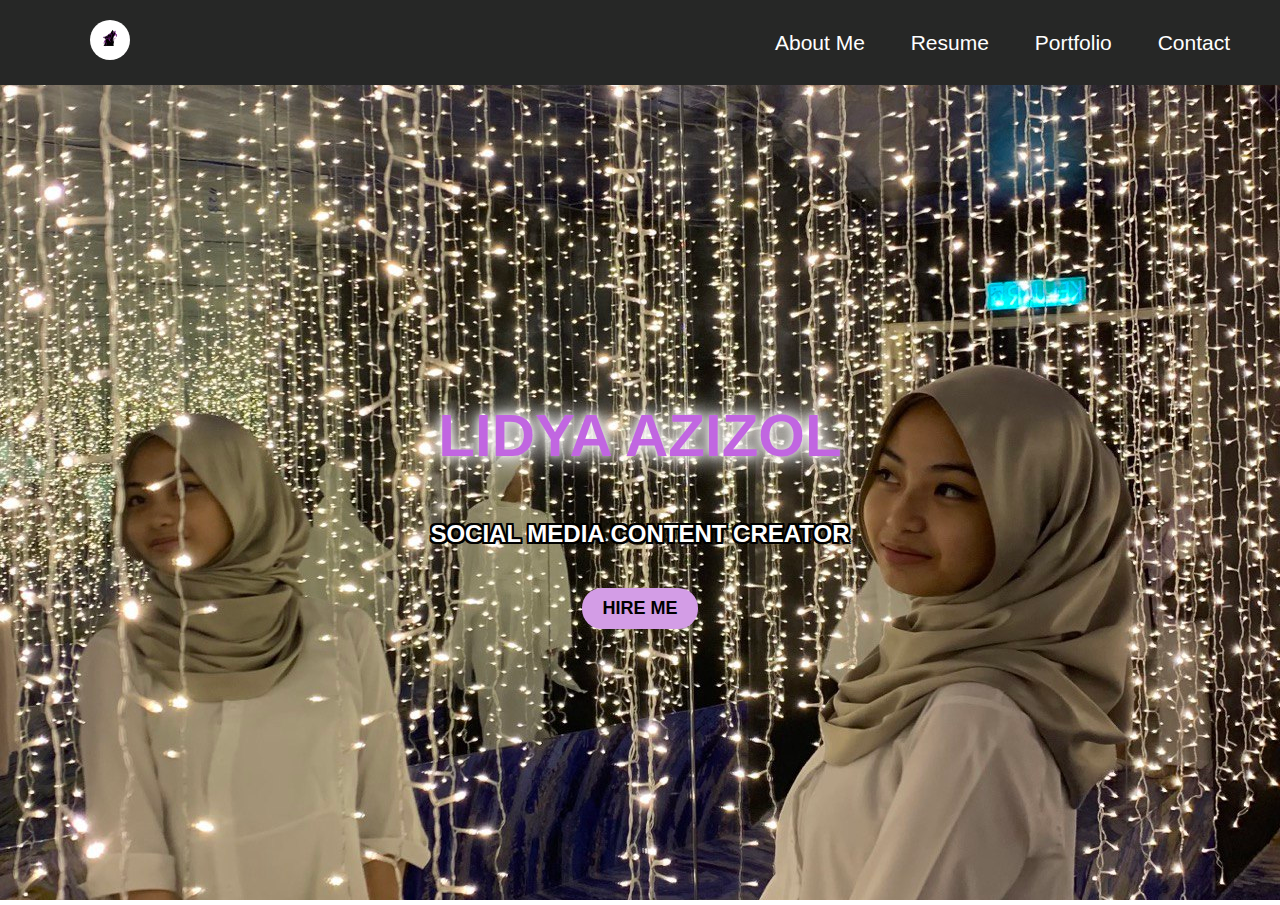
<file: index.html>
<!doctype html>
<html>
<head>
 <meta charset="UTF-8">
    <meta name="viewport" content="width=device-width, initial-scale=1.0">
<title>home.html</title>
	  <link href="css/stylesheet.css" rel="stylesheet" type="text/css">

    <nav>
        <div>
            <a href="index.html"><img src="img/wolfprincess 1.png" alt="Logo" class="logo"> </a>
        </div>
        <div>
            <a href="aboutme.html">About Me</a>
            <a href="resume.html">Resume</a>
            <a href="portfolio.html">Portfolio</a>
            <a href="contact.html">Contact</a>
        </div>
    </nav>

</head>

<body>
	<div class="wrapper">
    <div class="hero">
        <h1 class="main-title">LIDYA AZIZOL</h1>
            <h2 class="subtitle">SOCIAL MEDIA CONTENT CREATOR</h2>
		<a href="contact.html"><button class="hire-me">HIRE ME</button></a>
    </div>
	</div>
</body>
</html>
</file>
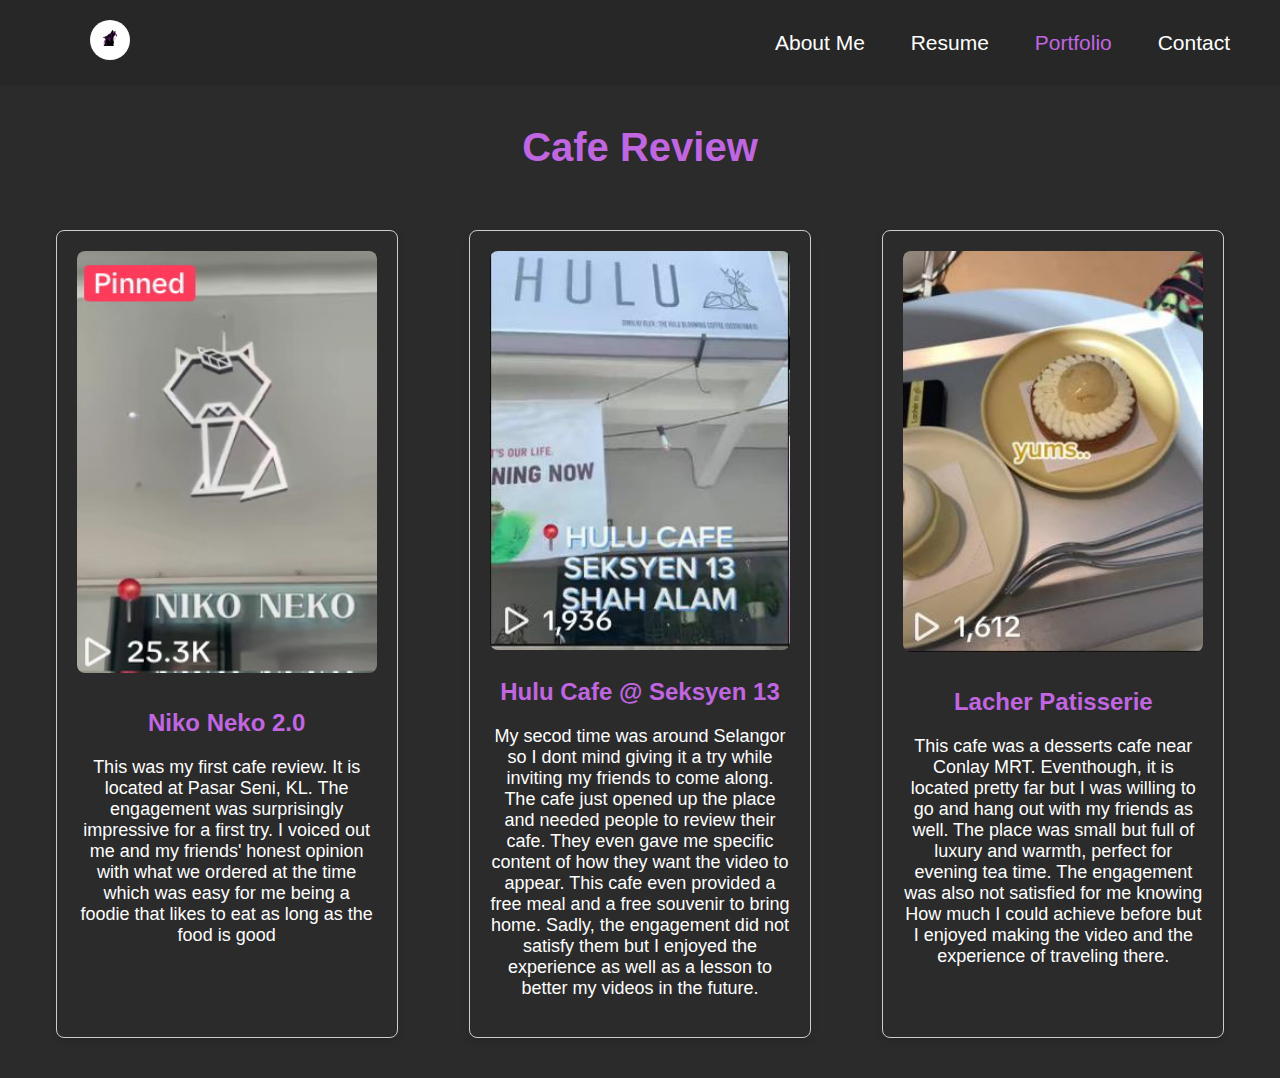
<file: cafereview.html>
<!doctype html>
<html>
<head>
<meta charset="utf-8">
	<meta name="viewport" content="width=device-width, initial-scale=1.0">
<title>cottonknot.html</title>
	<link href="css/stylesheet2.css" rel="stylesheet" type="text/css">
<nav>
        <div>
            <a href="index.html"><img src="img/wolfprincess 1.png" alt="Logo" class="logo"> </a>
        </div>
        <div>
            <a href="aboutme.html">About Me</a>
            <a href="resume.html">Resume</a>
            <a href="portfolio.html" style="color: #C166E1;">Portfolio</a>
            <a href="contact.html">Contact</a>
        </div>
</nav>
</head>

<body>
	
	<h1 class="page-title">Cafe Review</h1>
	
		<div class="card-container">	
  <div class="card">
    <img src="img/niko.PNG" alt="Placeholder Image">
	  <h4 class="card-title">Niko Neko 2.0</h4>
    <div class="description">
      <p>This was my first cafe review. It is located at Pasar Seni, KL. The engagement was surprisingly impressive for a first try. I voiced out me and my friends' honest opinion with what we ordered at the time which was easy for me being a foodie that likes to eat as long as the food is good</p>
    </div>
  </div>

  <div class="card">
	  
    <img src="img/hulu.jpg" alt="Placeholder Image">
	  <h3 class="card-title">Hulu Cafe @ Seksyen 13</h3>
    <div class="description">
      <p>My secod time was around Selangor so I dont mind giving it a try while inviting my friends to come along. The cafe just opened up the place and needed people to review their cafe. They even gave me specific content of how they want the video to appear. This cafe even provided a free meal and a free souvenir to bring home. Sadly, the engagement did not satisfy them but I enjoyed the experience as well as a lesson to better my videos in the future.</p>
    </div>
  </div>

  <div class="card">
	  
    <img src="img/lacher.jpg" alt="Placeholder Image">
	  <h4 class="card-title">Lacher Patisserie</h4>
    <div class="description">
      <p>This cafe was a desserts cafe near Conlay MRT. Eventhough, it is located pretty far but I was willing to go and hang out with my friends as well. The place was small but full of luxury and warmth, perfect for evening tea time. The engagement was also not satisfied for me knowing How much I could achieve before but I enjoyed making the video and the experience of traveling there.</p>
    </div>
  </div>
</div>
</body>
</html>
</file>
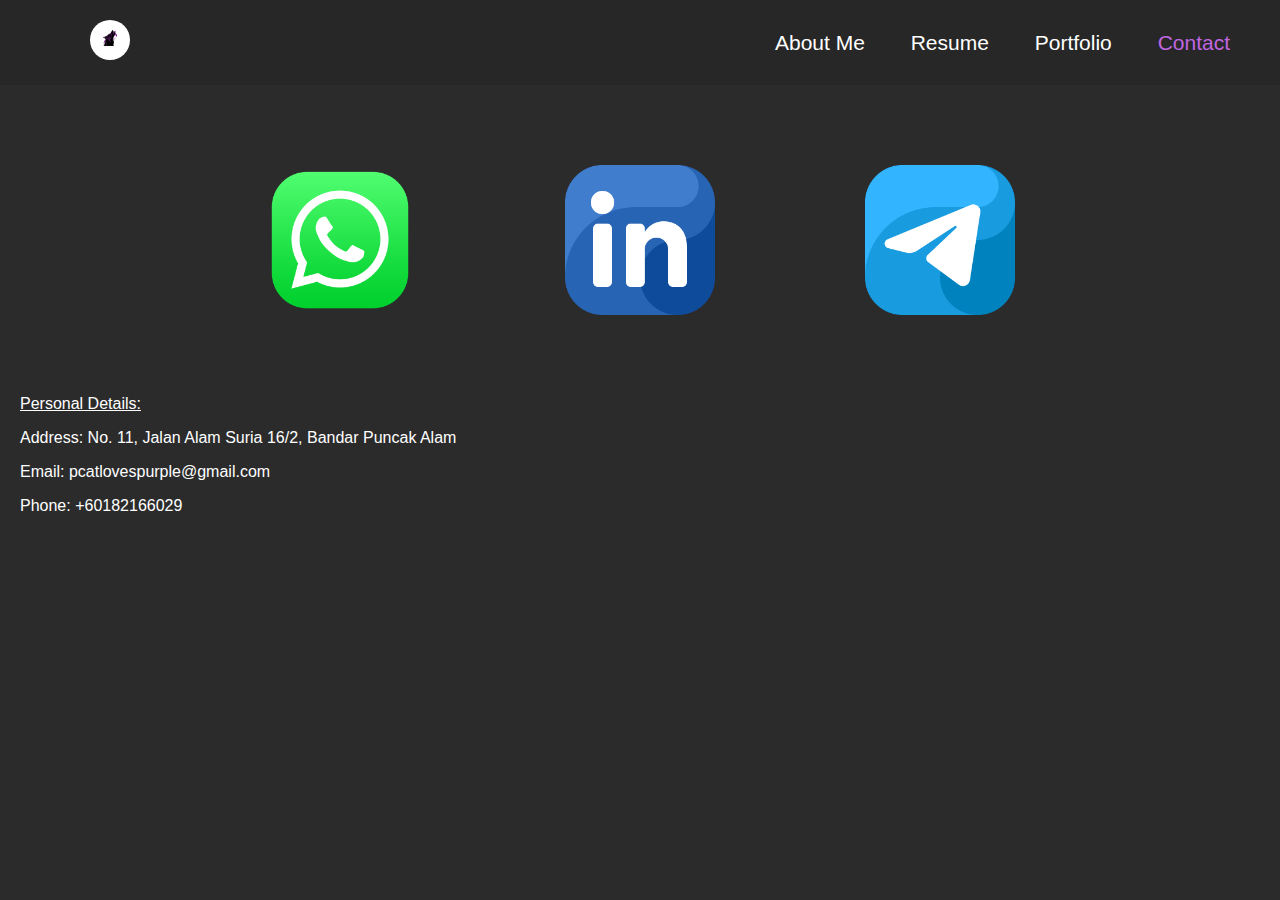
<file: contact.html>
<!doctype html>
<html>
<head>
<meta charset="utf-8">
<title>contact.html</title>
<link href="css/stylesheet3.css" rel="stylesheet" type="text/css">
	<nav>
        <div>
            <a href="index.html"><img src="img/wolfprincess 1.png" alt="Logo" class="logo"> </a>
        </div>
        <div>
            <a href="aboutme.html">About Me</a>
            <a href="resume.html">Resume</a>
            <a href="portfolio.html">Portfolio</a>
            <a href="contact.html" style="color: #C166E1;">Contact</a>
        </div>
    </nav>
</head>

<body>
	<div class="wrapper">
	<div class="social-media">
    <a href="https://wa.link/bd87i1" target="_blank">
        <img src="img/logo.png" alt="WhatsApp">
    </a>
    <a href="https://www.linkedin.com/in/lidya-azizol-a69783318/" target="_blank">
        <img src="img/linkedin.png" alt="LinkedIn">
    </a>
    <a href="https://t.me/wolffprincesss" target="_blank">
        <img src="img/telegram (1).png" alt="Telegram">
    </a>
</div>

<footer>
    <div class="personal-details">
        <p><span class="underline">Personal Details:</span></p>
        <p>Address: No. 11, Jalan Alam Suria 16/2, Bandar Puncak Alam</p>
        <p>Email: pcatlovespurple@gmail.com</p>
        <p>Phone: +60182166029</p>
    </div>
</footer>
	</div>
</body>
</html>
</file>
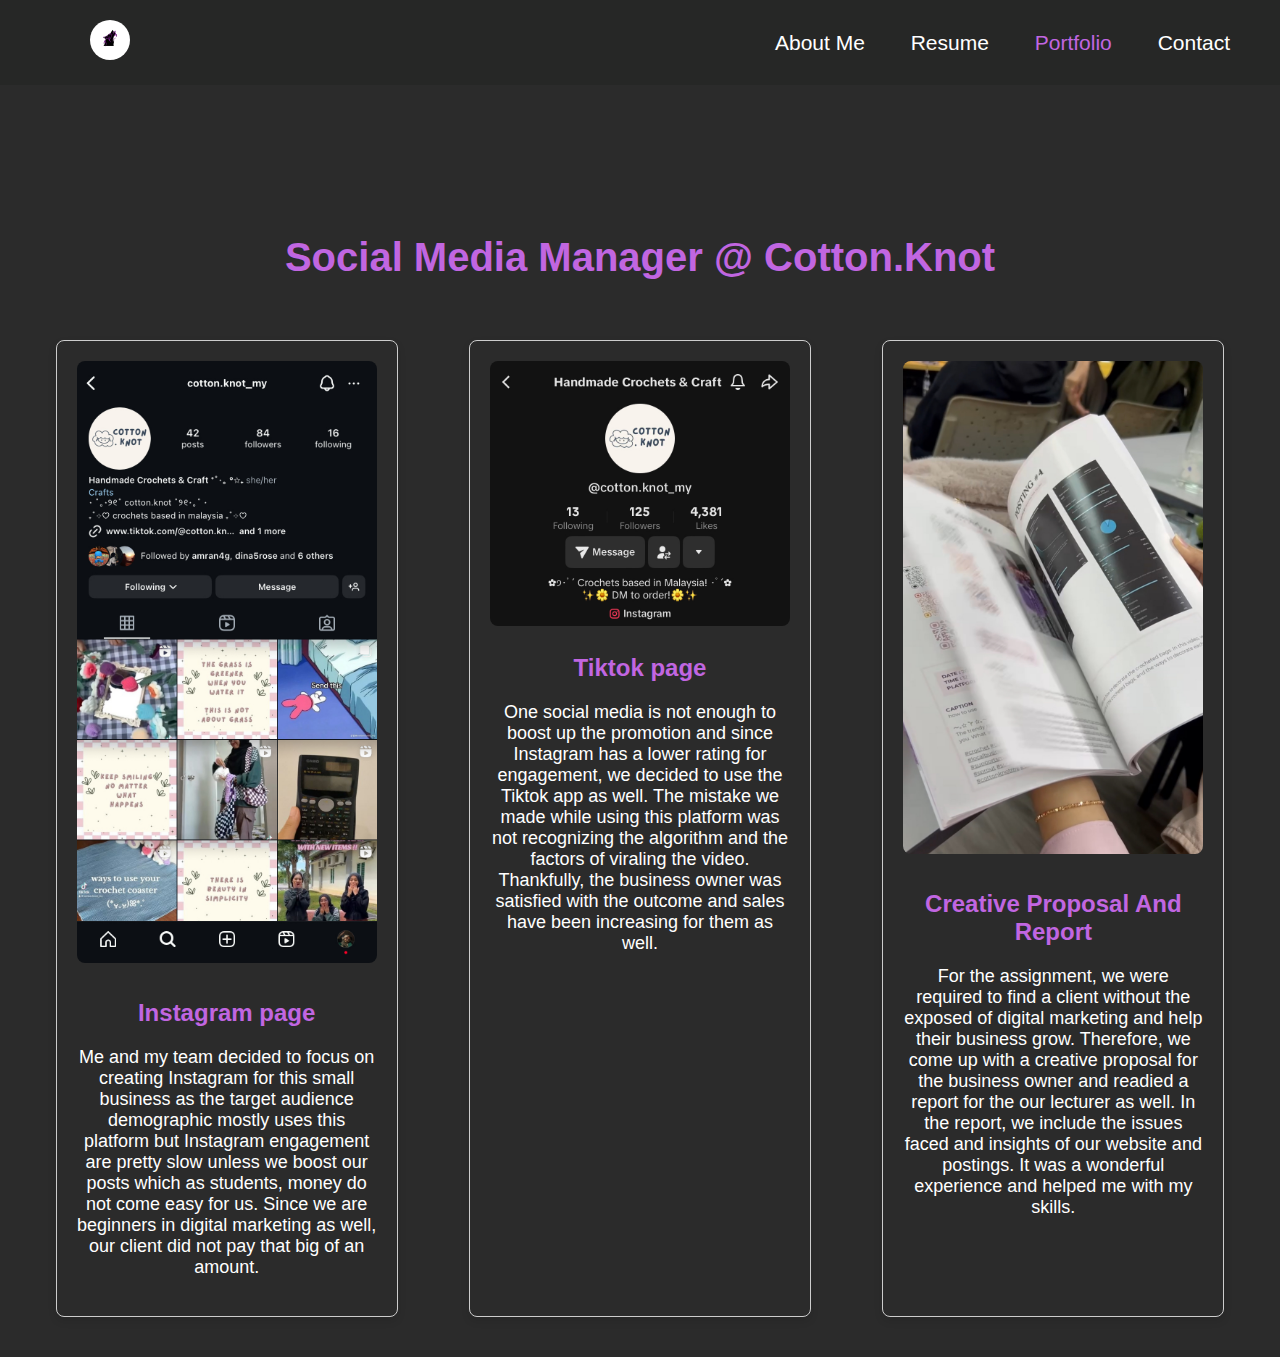
<file: cottonknot.html>
<!doctype html>
<html>
<head>
<meta charset="utf-8">
	<meta name="viewport" content="width=device-width, initial-scale=1.0">
<title>cottonknot.html</title>
	<link href="css/stylesheet8.css" rel="stylesheet" type="text/css">
<nav>
        <div>
            <a href="home.html"><img src="img/wolfprincess 1.png" alt="Logo" class="logo"> </a>
        </div>
        <div>
            <a href="about me.html">About Me</a>
            <a href="resume.html">Resume</a>
            <a href="portfolio.html" style="color: #C166E1;">Portfolio</a>
            <a href="contact.html">Contact</a>
        </div>
</nav>
</head>

<body>
	
	<h1 class="page-title">Social Media Manager @ Cotton.Knot</h1>
	
		<div class="card-container">	
  <div class="card">
    <img src="img/cotton.PNG" alt="Placeholder Image">
	  <h4 class="card-title">Instagram page</h4>
    <div class="description">
      <p>Me and my team decided to focus on creating Instagram for this small business as the target audience demographic mostly uses this platform but Instagram engagement are pretty slow unless we boost our posts which as students, money do not come easy for us. Since we are beginners in digital marketing as well, our client did not pay that big of an amount.</p>
    </div>
  </div>

  <div class="card">
	  
    <img src="img/knot.PNG" alt="Placeholder Image">
	  <h3 class="card-title">Tiktok page</h3>
    <div class="description">
      <p>One social media is not enough to boost up the promotion and since Instagram has a lower rating for engagement, we decided to use the Tiktok app as well. The mistake we made while using this platform was not recognizing the algorithm and the factors of viraling the video. Thankfully, the business owner was satisfied with the outcome and sales have been increasing for them as well.</p>
    </div>
  </div>

  <div class="card">
	  
    <img src="img/dig.PNG" alt="Placeholder Image">
	  <h4 class="card-title">Creative Proposal And Report</h4>
    <div class="description">
      <p>For the assignment, we were required to find a client without the exposed of digital marketing and help their business grow. Therefore, we come up with a creative proposal for the business owner and readied a report for the our lecturer as well. In the report, we include the issues faced and insights of our website and postings. It was a wonderful experience and helped me with my skills.</p>
    </div>
  </div>
</div>
</body>
</html>
</file>
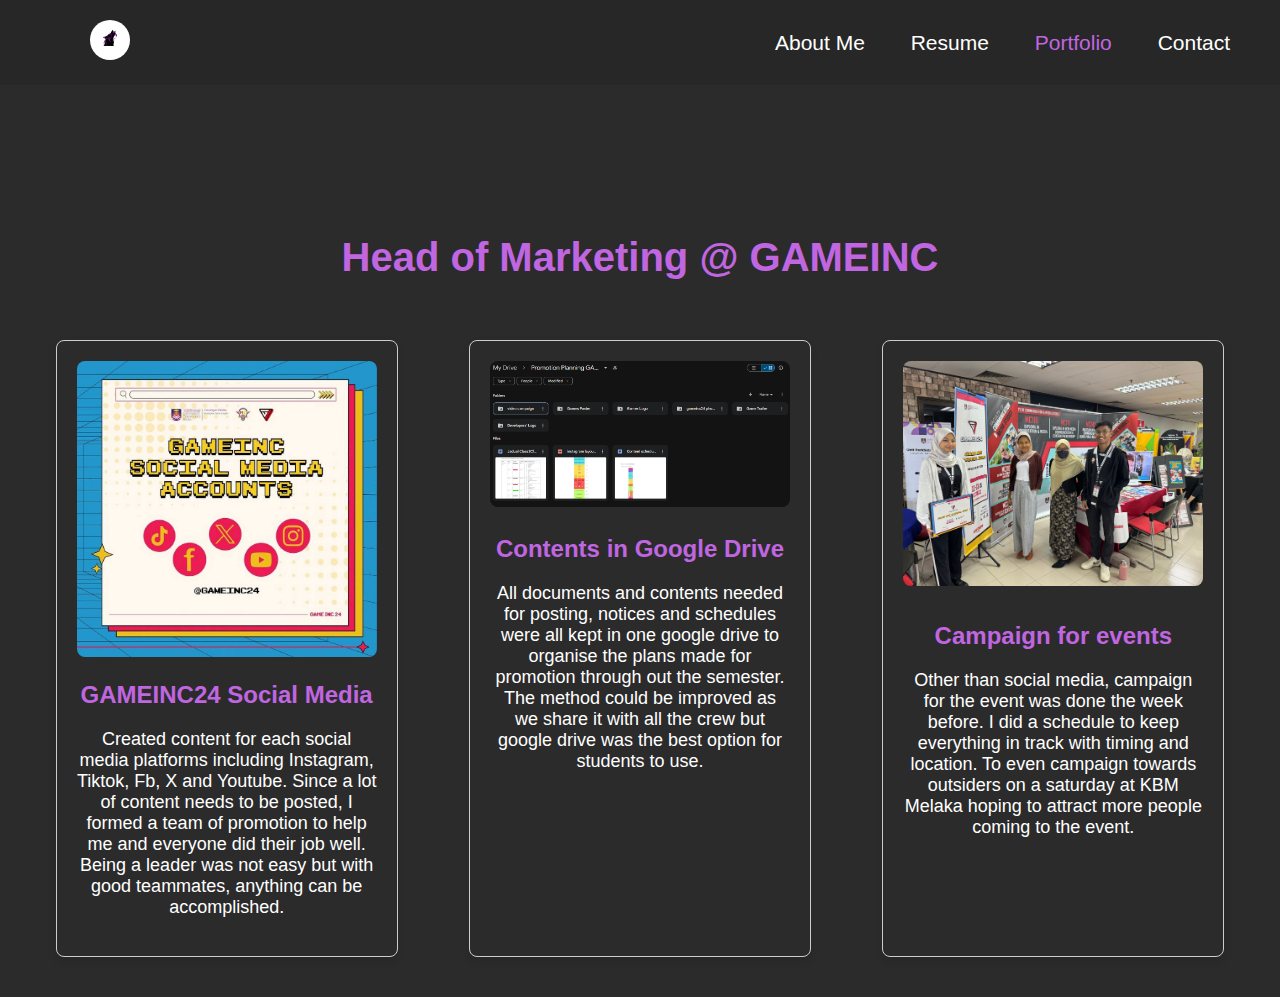
<file: GAMEINC24.html>
<!doctype html>
<html>
<head>
<meta charset="utf-8">
	<meta name="viewport" content="width=device-width, initial-scale=1.0">
<title>GAMEINC24.html</title>
	<link href="css/stylesheet7.css" rel="stylesheet" type="text/css">
<nav>
        <div>
            <a href="home.html"><img src="img/wolfprincess 1.png" alt="Logo" class="logo"> </a>
        </div>
        <div>
            <a href="about me.html">About Me</a>
            <a href="resume.html">Resume</a>
            <a href="portfolio.html" style="color: #C166E1;">Portfolio</a>
            <a href="contact.html">Contact</a>
        </div>
</nav>
</head>

<body>
	
	<h1 class="page-title">Head of Marketing @ GAMEINC</h1>
	
		<div class="card-container">
  <div class="card">
	  
    <img src="img/soc med.jpg" alt="Placeholder Image">
	  <h2 class="card-title">GAMEINC24 Social Media</h2>
    <div class="description">
      <p>Created content for each social media platforms including Instagram, Tiktok, Fb, X and Youtube. Since a lot of content needs to be posted, I formed a team of promotion to help me and everyone did their job well. Being a leader was not easy but with good teammates, anything can be accomplished.</p>
    </div>
  </div>

  <div class="card">
	  
    <img src="img/Screenshot 2024-07-11 092337.png" alt="Placeholder Image">
	  <h3 class="card-title">Contents in Google Drive</h3>
    <div class="description">
      <p>All documents and contents needed for posting, notices and schedules were all kept in one google drive to organise the plans made for promotion through out the semester. The method could be improved as we share it with all the crew but google drive was the best option for students to use.</p>
    </div>
  </div>

  <div class="card">
	  
    <img src="img/campaign.jpg" alt="Placeholder Image">
	  <h4 class="card-title">Campaign for events</h4>
    <div class="description">
      <p>Other than social media, campaign for the event was done the week before. I did a schedule to keep everything in track with timing and location. To even campaign towards outsiders on a saturday at KBM Melaka hoping to attract more people coming to the event.</p>
    </div>
  </div>
</div>
</body>
</html>
</file>
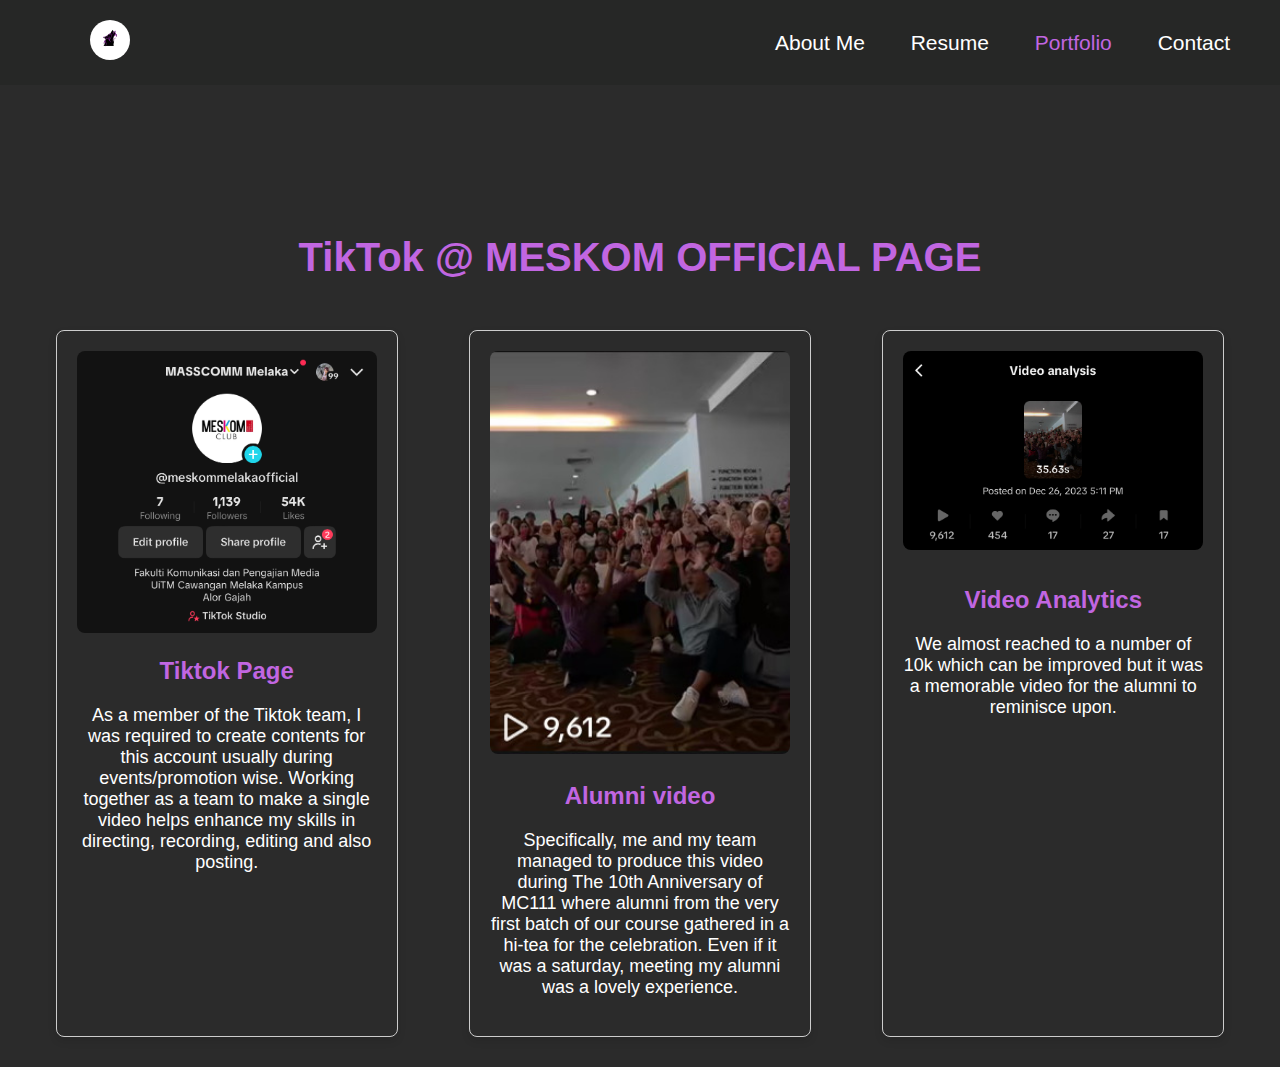
<file: meskom.html>
<!doctype html>
<html>
<head>
<meta charset="utf-8">
<title>meskom.html</title>
<meta name="viewport" content="width=device-width, initial-scale=1.0">
	<link href="css/stylesheet6.css" rel="stylesheet" type="text/css">
<nav>
        <div>
            <a href="index.html"><img src="img/wolfprincess 1.png" alt="Logo" class="logo"> </a>
        </div>
        <div>
            <a href="aboutme.html">About Me</a>
            <a href="resume.html">Resume</a>
            <a href="portfolio.html" style="color: #C166E1;">Portfolio</a>
            <a href="contact.html">Contact</a>
        </div>
</nav>
</head>

<body>
	
	<h1 class="page-title">TikTok @ MESKOM OFFICIAL PAGE</h1>
	
	<div class="card-container">
  <div class="card">
    <img src="img/meskom1.PNG" alt="Placeholder Image">
	  <h2 class="card-title">Tiktok Page</h2>
    <div class="description">
      <p>As a member of the Tiktok team, I was required to create contents for this account usually during events/promotion wise. Working together as a team to make a single video helps enhance my skills in directing, recording, editing and also posting.</p>
    </div>
  </div>

  <div class="card">
	   
    <img src="img/meskom2.PNG" alt="Placeholder Image">
	  <h3 class="card-title">Alumni video</h3>
    <div class="description">
      <p>Specifically, me and my team managed to produce this video during The 10th Anniversary of MC111 where alumni from the very first batch of our course gathered in a hi-tea for the celebration. Even if it was a saturday, meeting my alumni was a lovely experience.</p>
    </div>
  </div>

  <div class="card">
	  
    <img src="img/meskom3.PNG" alt="Placeholder Image">
	   <h4 class="card-title">Video Analytics</h4>
    <div class="description">
      <p>We almost reached to a number of 10k which can be improved but it was a memorable video for the alumni to reminisce upon.</p>
    </div>
  </div>
</div>
</body>
</html>
</file>
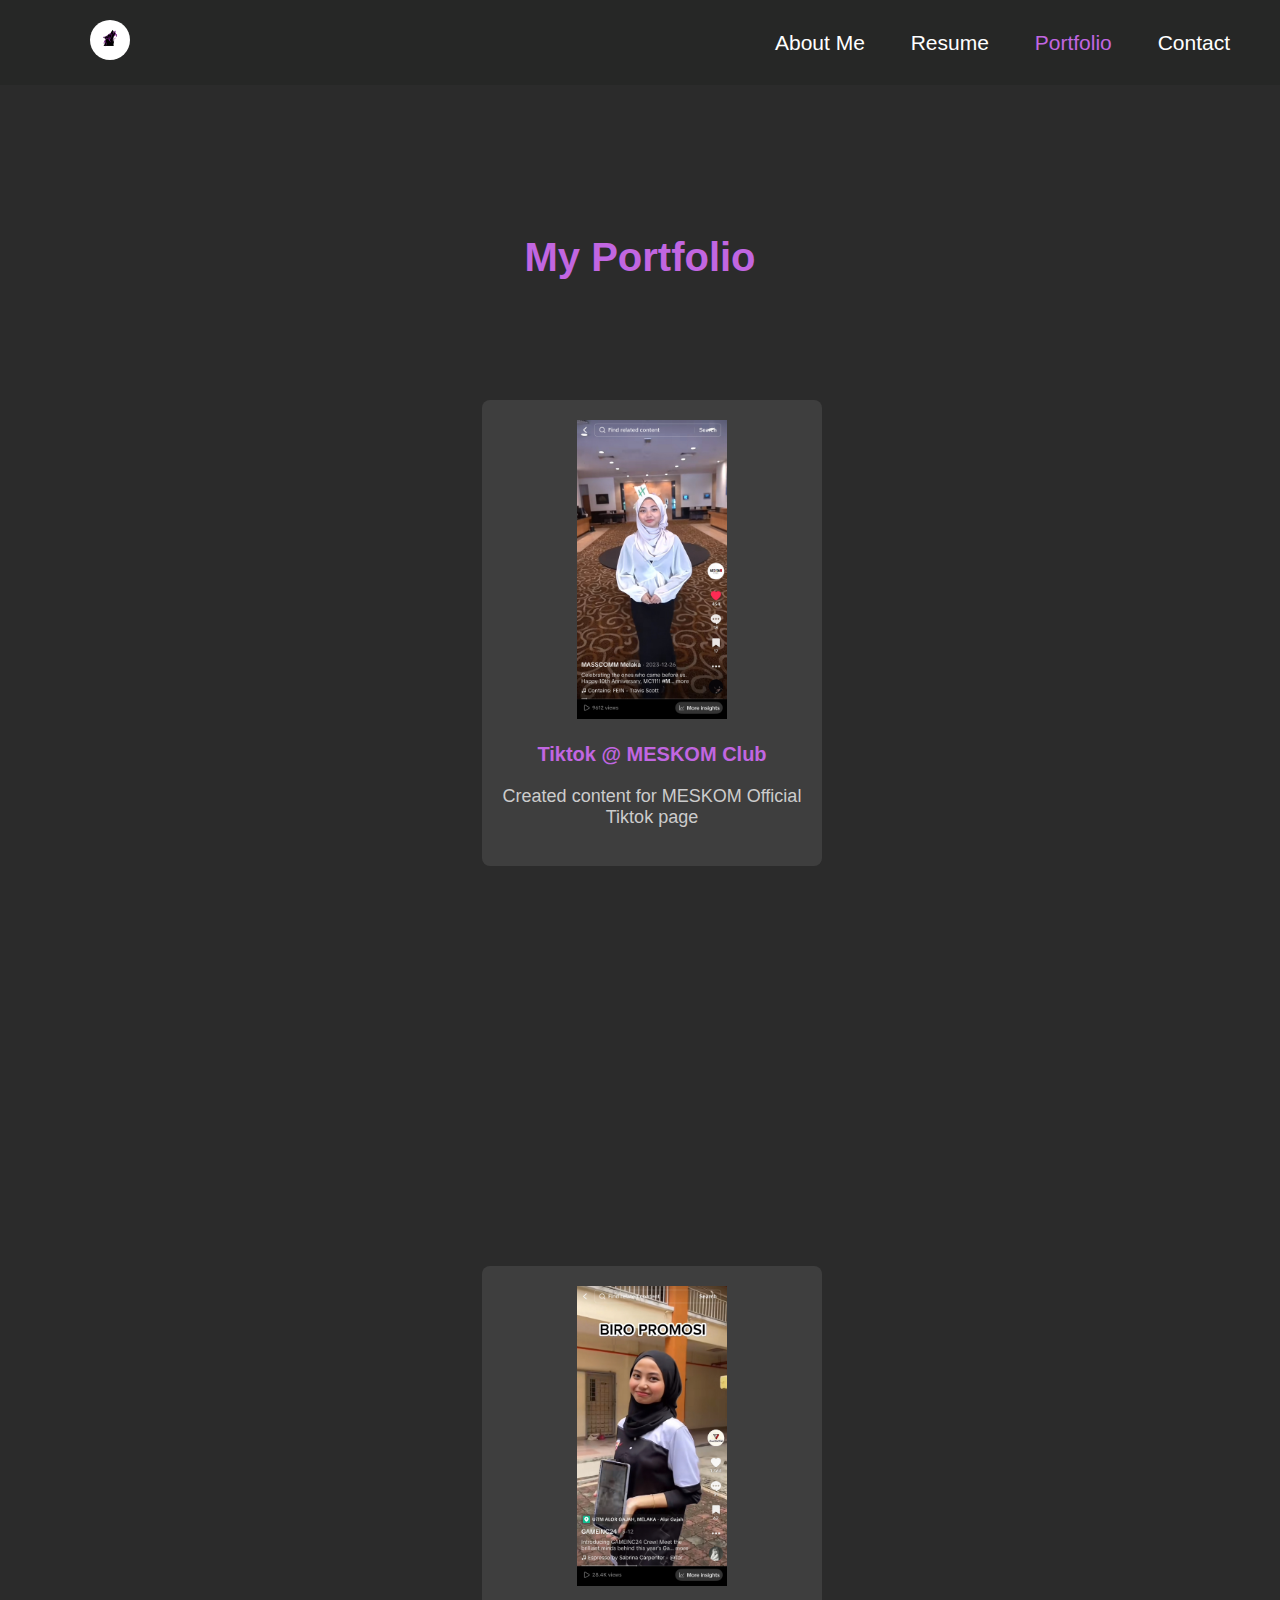
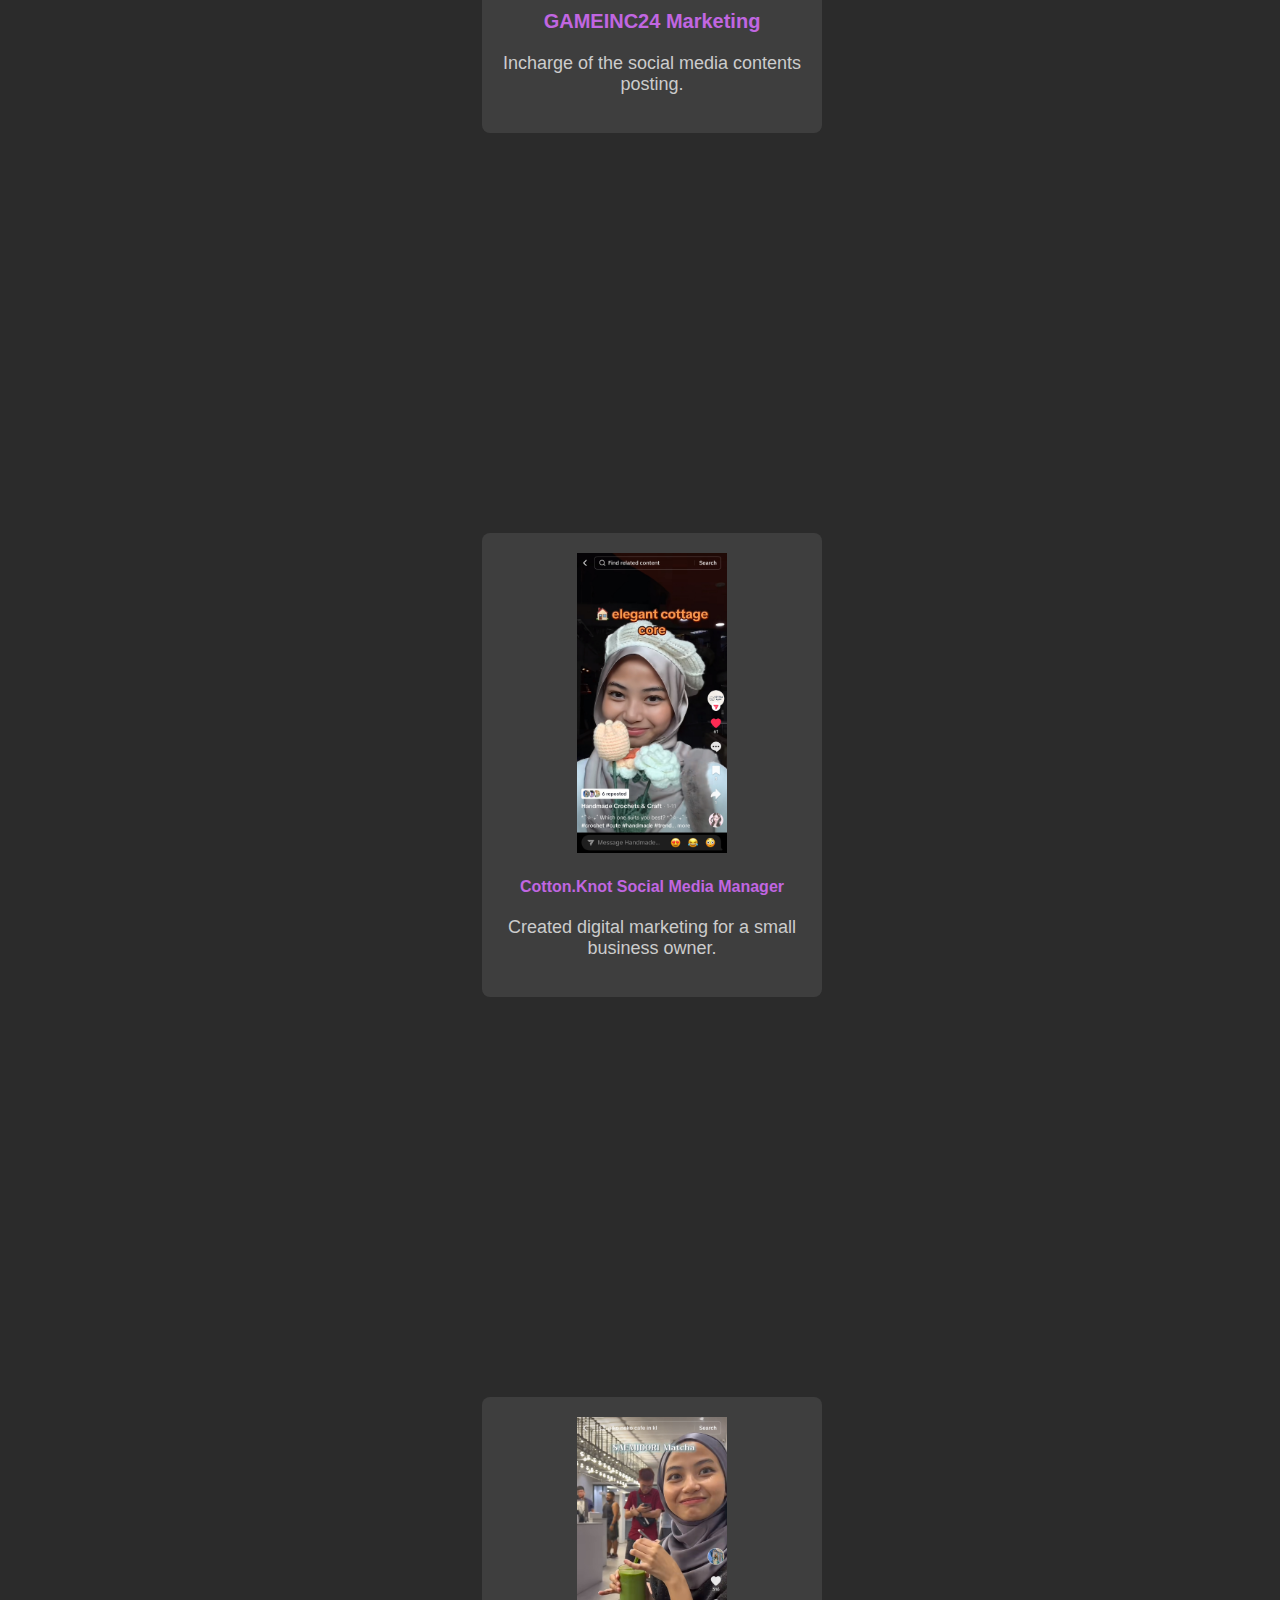
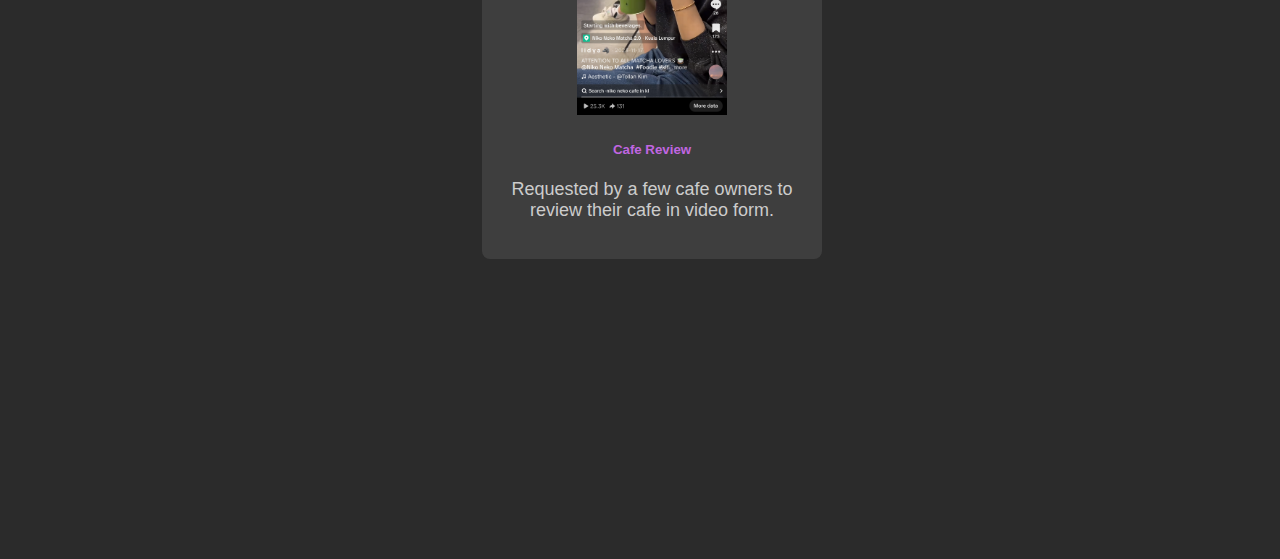
<file: portfolio.html>
<!doctype html>
<html>
<head>
<meta charset="utf-8">
	<meta name="viewport" content="width=device-width, initial-scale=1.0">
<title>portfolio.html</title>
	<link href="css/stylesheet4.css" rel="stylesheet" type="text/css">
<nav>
        <div>
            <a href="index.html"><img src="img/wolfprincess 1.png" alt="Logo" class="logo"> </a>
        </div>
        <div>
            <a href="aboutme.html">About Me</a>
            <a href="resume.html">Resume</a>
            <a href="portfolio.html" style="color: #C166E1;">Portfolio</a>
            <a href="contact.html">Contact</a>
        </div>
</nav>
</head>

<body>
	
	<h1 class="title">My Portfolio</h1>
	
    <div class="container">
        <a href="meskom.html" class="card">
            <img src="img/cover 1.PNG" alt="Tiktok @ MESKOM Club">
            <h2 class="title">Tiktok @ MESKOM Club</h2>
			<p>Created content for MESKOM Official Tiktok page</p>
		</a>
       	<a href="GAMEINC24.html" class="card">
            <img src="img/cover 2.PNG" alt="GAMEINC24 Marketing">
            <h3 class="title">GAMEINC24 Marketing</h3>
			 <p>Incharge of the social media contents posting.</p>
        </a>		
		<a href="cottonknot.html" class="card">
            <img src="img/cover 3.PNG" alt="Cotton.Knot">
            <h4>Cotton.Knot Social Media Manager</h4>
            <p>Created digital marketing for a small business owner.</p>
        </a>
        <a href="cafereview.html" class="card">
            <img src="img/cover 4.PNG" alt="Cafe Review">
            <h5>Cafe Review</h5>
            <p>Requested by a few cafe owners to review their cafe in video form.</p>
        </a>
    </div>
</body>
</html>
</file>
<file: css/stylesheet.css>
@charset "utf-8";
/* CSS Document */
 body, html 
{
            margin: 0;
            padding: 0;
            width: 100%;
            height: 100%;
            font-family: 'Poppins', sans-serif;
            color: #262726;
	 		overflow: hidden;
        }

        nav {
			font-size: 21px;
            display: flex;
            justify-content: space-between;
            align-items: center;
            padding: 20px 50px;
            background-color: #262726;
        }
        nav a {
            color: white;
            text-decoration: none;
            margin-left: 40px;
        }
        nav a:hover {
            color: #C166E1;
        }
        .logo {
   		 width: 40px;
    	height: 40px;
    	margin-right: 20px;
    	border-radius: 50%;
   		object-fit: cover; /* Ensures the image covers the circle area */
		}
		.logo:hover {
    	transform: translateY(-5px);
		}
		.wrapper {
    	text-align: center;
		}
        .hero {
            background: url("../img/home img.jpg")center/cover;
            height: calc(100vh - 80px);
            display: flex;
            flex-direction: column;
            align-items: center;
            justify-content: center;
            text-align: center;
        }

       .main-title {
    font-size: 60px;
    color: #C166E1;
    text-shadow: 0 0 10px #FFFFFF, 0 0 20px#FFFFFF, 0 0 30px #FFFFFF;
}

.subtitle {
    font-size: 24px;
    margin-top: 10px;
    color: white;
    font-weight: bold;
    text-shadow: 2px 2px 0 #000, -2px -2px 0 #000, -2px 2px 0 #000, 2px -2px 0 #000, 0 2px 0 #000, 0 -2px 0 #000, -2px 0 0 #000, 2px 0 0 #000;
}

.hire-me {
    margin-top: 20px;
    padding: 10px 20px;
    font-size: 18px;
	font-weight: bold;
    font-family: 'Orbitron', sans-serif;
    background-color: #D39DE6;
    color: black;
    border: none;
    border-radius: 20px;
    cursor: pointer;
    transition: transform 0.3s ease, box-shadow 0.3s ease;
}

.hire-me:hover {
    transform: scale(1.1);
    box-shadow: 0 0 10px #D39DE6, 0 0 20px #D39DE6;
}
</file>
<file: css/stylesheet2.css>
@charset "utf-8";
/* CSS Document */
body, html {
    margin: 0;
    padding: 0;
    width: 100%;
    height: 100%;
    font-family: 'Poppins', sans-serif;
    color: white;
    background-color: #2b2b2b;
	text-align: center;
}

 nav {
			font-size: 21px;
            display: flex;
            justify-content: space-between;
            align-items: center;
            padding: 20px 50px;
            background-color: #262726;
			margin-bottom: 20px;  /* Adjust the top margin to create space */
        }
        nav a {
            color: white;
            text-decoration: none;
            margin-left: 40px;
        }
        nav a:hover {
            color: #C166E1;
        }
        .logo {
   		 width: 40px;
    	height: 40px;
    	margin-right: 20px;
    	border-radius: 50%;
   		object-fit: cover; /* Ensures the image covers the circle area */
		}
		.logo:hover {
    	transform: translateY(-5px);
		}

.page-title {
  font-size: 40px;
  margin: 20px 0;
	color: #C166E1;
	margin-top: 40px;
}

.card-container {
  display: flex;
  flex-wrap: wrap;
  justify-content: space-around;
  padding: 20px;
}

.card {
  width: 300px;
  margin: 20px;
  padding: 20px;
  border: 1px solid #ccc;
  border-radius: 8px;
  box-shadow: 0 4px 8px rgba(0, 0, 0, 0.1);
}

.card-title {
  font-size: 24px;
  margin-bottom: 10px;
	color: #C166E1;
}

.card img {
  width: 100%;
  height: auto;
  border-radius: 8px;
}

.card .description {
  margin-top: 20px;
  font-size: 18px;
  color: white;
}
</file>
<file: css/stylesheet3.css>
@charset "utf-8";
/* CSS Document */
body, html {
			background-color: #2b2b2b;
            margin: 0;
            padding: 0;
            width: 100%;
            height: 100%;
            font-family: 'Poppins', sans-serif;
            color: #262726;
        }
        nav {
			font-size: 21px;
            display: flex;
            justify-content: space-between;
            align-items: center;
            padding: 20px 50px;
            background-color: #262726;
			margin-bottom: 80px;  /* Adjust the top margin to create space */
        }
        nav a {
            color: white;
            text-decoration: none;
            margin-left: 40px;
        }
nav a:hover {
            color: #C166E1;
        }
        .logo {
   		 width: 40px;
    	height: 40px;
    	margin-right: 20px;
    	border-radius: 50%;
   		object-fit: cover; /* Ensures the image covers the circle area */
		}
		.logo:hover {
    	transform: translateY(-5px);
		}

.wrapper {
    text-align: center;
}

.social-media {
    display: flex;
    justify-content: center;
    gap: 150px;
    margin-bottom: 20px;
}

.social-media a {
    display: inline-block;
    width: 150px;
    height: 150px;
	transition: transform 0.3s ease;  /* Smooth transition for the hover effect */
}

.social-media a:hover {
    transform: translateY(-10px);  /* Float effect on hover */
}

.social-media img {
    width: 100%;
    height: 100%;
    border-radius: 10%;
}

footer {
    text-align: left;
	margin-top: 80px;  /* Adjust the top margin to create space */
	margin-left: 20px;
}

.personal-details {
    margin-bottom: 20px;
	color: white;
}

.underline {
    text-decoration: underline;
}
</file>
<file: css/stylesheet8.css>
@charset "utf-8";
/* CSS Document */
body, html {
			background-color: #2b2b2b;
            margin: 0;
            padding: 0;
            width: 100%;
            height: 100%;
            font-family: 'Poppins', sans-serif;
            color: #262726;
			text-align: center;
        }
        nav {
			font-size: 21px;
            display: flex;
            justify-content: space-between;
            align-items: center;
            padding: 20px 50px;
            background-color: #262726;
			margin-bottom: 150px;  /* Adjust the top margin to create space */
        }
        nav a {
            color: white;
            text-decoration: none;
            margin-left: 40px;
        }
        nav a:hover {
            color: #C166E1;
        }
        .logo {
   		 width: 40px;
    	height: 40px;
    	margin-right: 20px;
    	border-radius: 50%;
   		object-fit: cover; /* Ensures the image covers the circle area */
		}
		.logo:hover {
    	transform: translateY(-5px);
		}

.page-title {
  font-size: 40px;
  margin: 20px 0;
	color: #C166E1;
}

.card-container {
  display: flex;
  flex-wrap: wrap;
  justify-content: space-around;
  padding: 20px;
}

.card {
  width: 300px;
  margin: 20px;
  padding: 20px;
  border: 1px solid #ccc;
  border-radius: 8px;
  box-shadow: 0 4px 8px rgba(0, 0, 0, 0.1);
}

.card-title {
  font-size: 24px;
  margin-bottom: 10px;
	color: #C166E1;
}

.card img {
  width: 100%;
  height: auto;
  border-radius: 8px;
}

.card .description {
  margin-top: 20px;
  font-size: 18px;
  color: white;
}
</file>
<file: css/stylesheet7.css>
@charset "utf-8";
/* CSS Document */
body, html {
			background-color: #2b2b2b;
            margin: 0;
            padding: 0;
            width: 100%;
            height: 100%;
            font-family: 'Poppins', sans-serif;
            color: #262726;
			text-align: center;
        }
        nav {
			font-size: 21px;
            display: flex;
            justify-content: space-between;
            align-items: center;
            padding: 20px 50px;
            background-color: #262726;
			margin-bottom: 150px;  /* Adjust the top margin to create space */
        }
        nav a {
            color: white;
            text-decoration: none;
            margin-left: 40px;
        }
        nav a:hover {
            color: #C166E1;
        }
        .logo {
   		 width: 40px;
    	height: 40px;
    	margin-right: 20px;
    	border-radius: 50%;
   		object-fit: cover; /* Ensures the image covers the circle area */
		}
		.logo:hover {
    	transform: translateY(-5px);
		}

.page-title {
  font-size: 40px;
  margin: 20px 0;
	color: #C166E1;
}

.card-container {
  display: flex;
  flex-wrap: wrap;
  justify-content: space-around;
  padding: 20px;
}

.card {
  width: 300px;
  margin: 20px;
  padding: 20px;
  border: 1px solid #ccc;
  border-radius: 8px;
  box-shadow: 0 4px 8px rgba(0, 0, 0, 0.1);
}

.card-title {
  font-size: 24px;
  margin-bottom: 10px;
	color:  #C166E1;
}

.card img {
  width: 100%;
  height: auto;
  border-radius: 8px;
}

.card .description {
  margin-top: 20px;
  font-size: 18px;
  color: white;
}
</file>
<file: css/stylesheet6.css>
@charset "utf-8";
/* CSS Document */
body, html {
			background-color: #2b2b2b;
            margin: 0;
            padding: 0;
            width: 100%;
            height: 100%;
            font-family: 'Poppins', sans-serif;
            color: #262726;
			text-align: center;
        }
        nav {
			font-size: 21px;
            display: flex;
            justify-content: space-between;
            align-items: center;
            padding: 20px 50px;
            background-color: #262726;
			margin-bottom: 150px;  /* Adjust the top margin to create space */
        }
        nav a {
            color: white;
            text-decoration: none;
            margin-left: 40px;
        }
        nav a:hover {
            color: #C166E1;
        }
        .logo {
   		 width: 40px;
    	height: 40px;
    	margin-right: 20px;
    	border-radius: 50%;
   		object-fit: cover; /* Ensures the image covers the circle area */
		}
		.logo:hover {
    	transform: translateY(-5px);
		}

.page-title {
  font-size: 40px;
  margin: 20px 0;
	color: #C166E1;
}

.card-container {
  display: flex;
  flex-wrap: wrap;
  justify-content: space-around;
  padding: 20px;
}

.card {
  width: 300px;
  margin: 10px;
  padding: 20px;
  border: 1px solid #ccc;
  border-radius: 8px;
  box-shadow: 0 4px 8px rgba(0, 0, 0, 0.1);
}

.card-title {
  font-size: 24px;
  margin-bottom: 10px;
	color:  #C166E1;
}

.card img {
  width: 100%;
  height: auto;
  border-radius: 8px;
}

.card .description {
  margin-top: 20px;
  font-size: 18px;
  color: white;
}
</file>
<file: css/stylesheet4.css>
@charset "utf-8";
/* CSS Document */
body, html {
			background-color: #2b2b2b;
            margin: 0;
            padding: 0;
            width: 100%;
            height: 100%;
            font-family: 'Poppins', sans-serif;
            color: #262726;
			text-align: center;
        }
        nav {
			font-size: 21px;
            display: flex;
            justify-content: space-between;
            align-items: center;
            padding: 20px 50px;
            background-color: #262726;
			margin-bottom: 150px;  /* Adjust the top margin to create space */
        }
        nav a {
            color: white;
            text-decoration: none;
            margin-left: 40px;
        }
        nav a:hover {
            color: #C166E1;
        }
        .logo {
   		 width: 40px;
    	height: 40px;
    	margin-right: 20px;
    	border-radius: 50%;
   		object-fit: cover; /* Ensures the image covers the circle area */
		}
		.logo:hover {
    	transform: translateY(-5px);
		}

.title {
  font-size: 40px;
  margin: 20px 0;
	color: #C166E1;
}

.container {
   	display: flex;
    flex-wrap: wrap;
    justify-content: center;
    width: 80%;
	margin-left: 140px;	
}

.card {
    background-color: #3e3e3e;
    border-radius: 8px;
    margin: 100px;
    padding: 20px;
    text-align: center;
    width: 300px;
	margin-bottom: 300px;	
	text-decoration: none;
    color: #C166E1;
    transition: border 0.3s, box-shadow 0.3s;
}

.card img {
    width: 50%;
    height: auto;
}

.card h2 {
	font-size: 20px
}

.card h3 {
	font-size: 20px
}

.card p {
    font-size: 18px;
    color: #cccccc;
	text-align: center;
	width: 300px; /* Set the desired width */
}

.card:hover {
    border: 2px solid #9400d3;
    box-shadow: 0 0 10px #9400d3;
}
</file>
